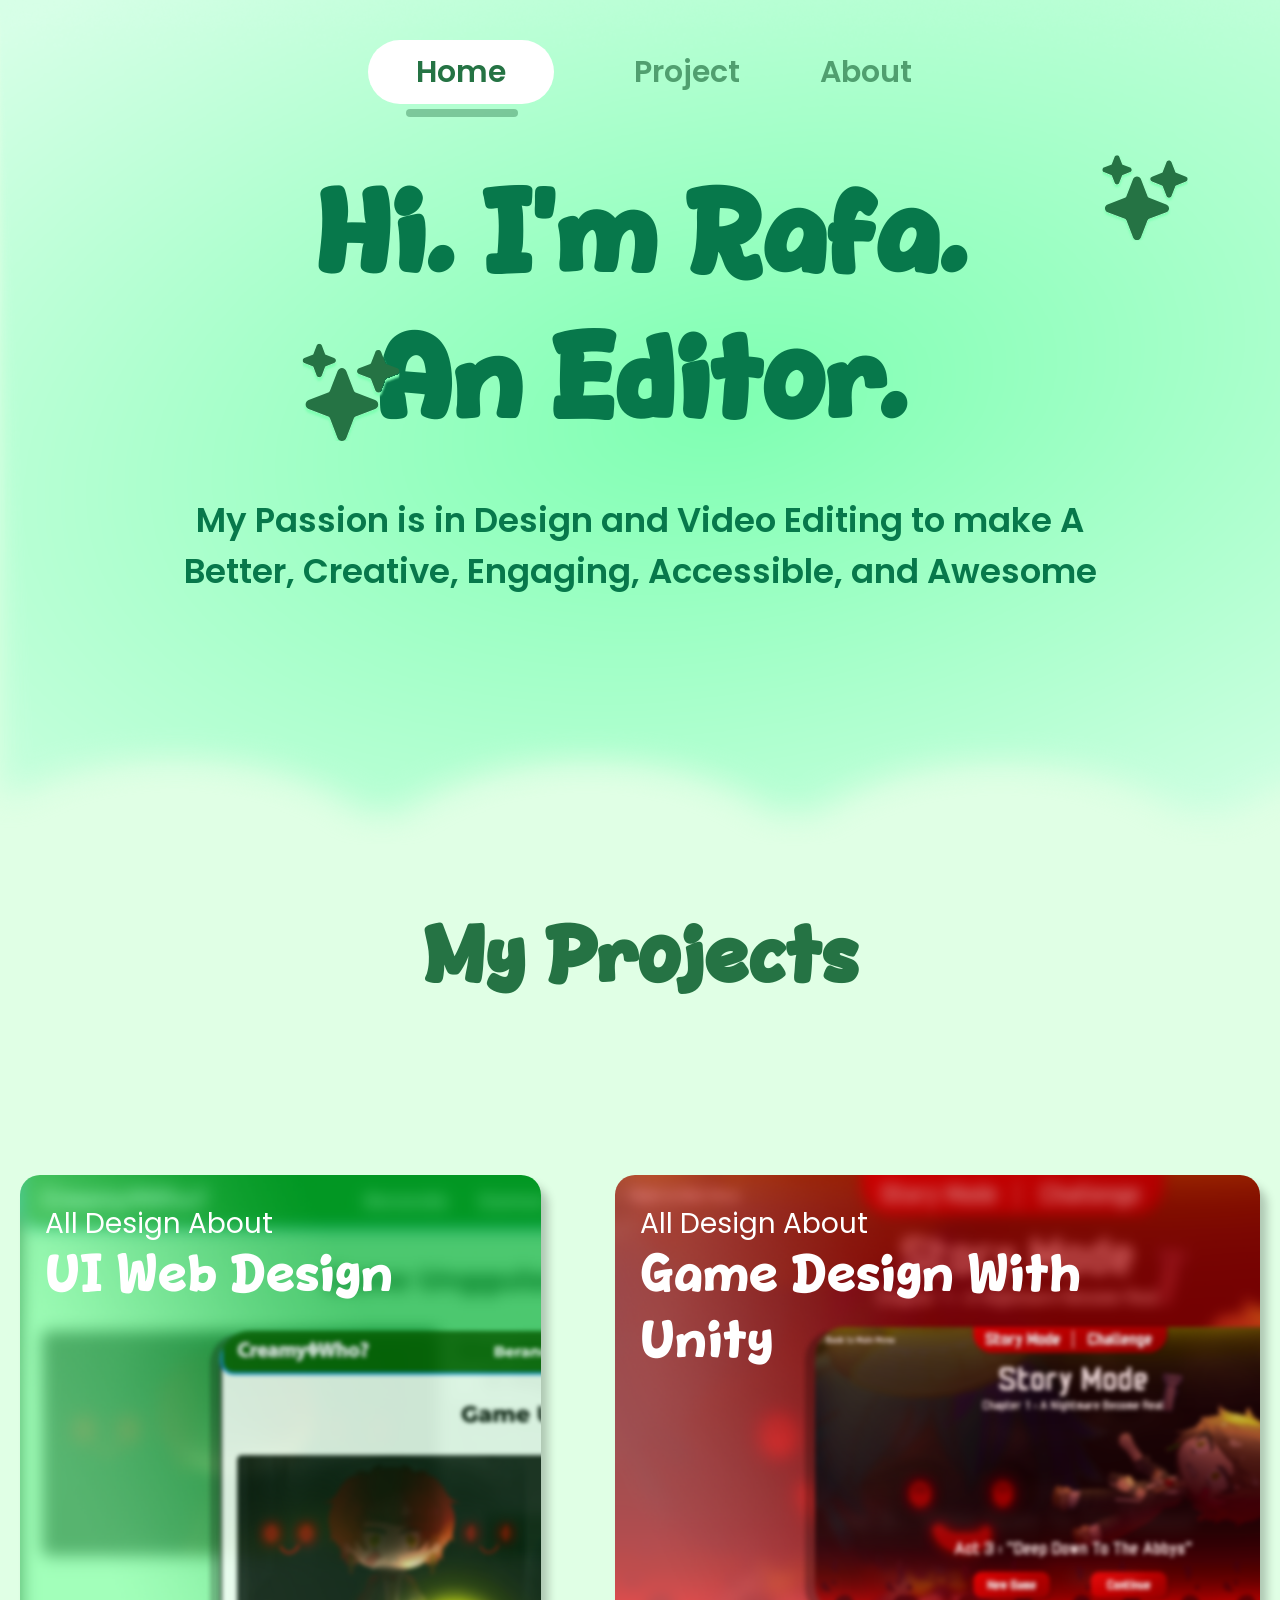
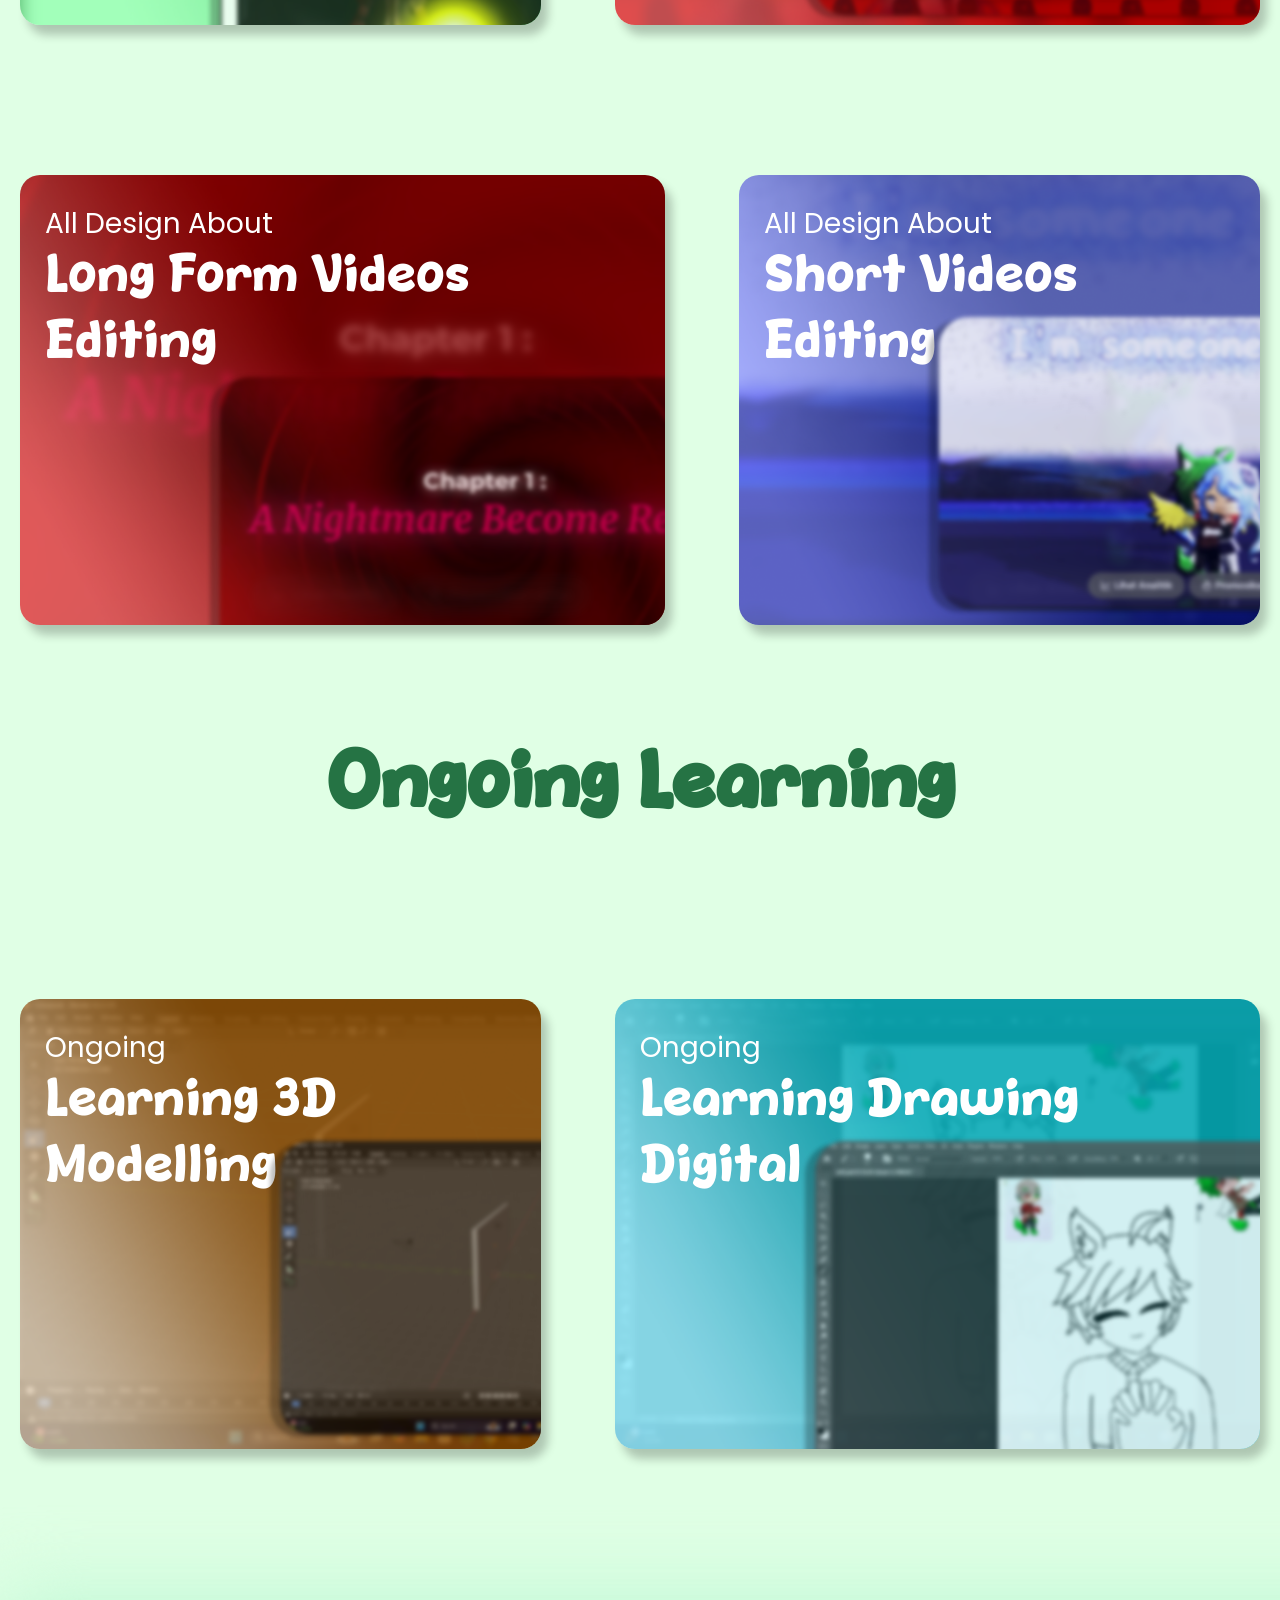
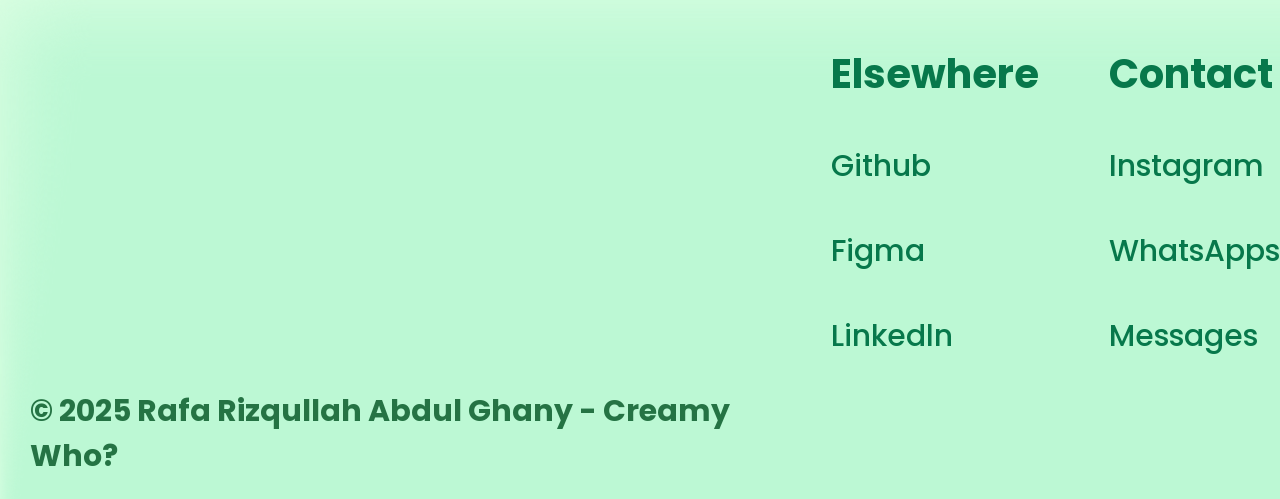
<file: Index.html>
<!DOCTYPE html>
<html lang="en">
<head>
    <meta charset="UTF-8">
    <meta name="viewport" content="width=device-width, initial-scale=1.0">
    <title>Home</title>
    <link rel="stylesheet" href="baju1.css">
</head>
<body>
    <header>
        
        <img src="icons.svg" alt="" id="bintang">
        <img src="icons.svg" alt="" id="bintang1">
    <div class="container">
        <div id="tampilan">
    <nav>
        <div id="home">
            <a href="Home.html">Home</a>
        </div>
        <div id="project">
            <a href="project.html">Project</a>
        </div>
        <div id="about">
            <a href="about.html">About</a>
        </div>
        </nav>
        <div id="welcome">
            <h1>Hi. I'm Rafa. <br>An Editor.</h1>
            <div id="welcomep">
                <p>My Passion is in Design and Video Editing to make A Better, Creative, Engaging, Accessible, and Awesome</p>
            </div>
        </div>
        </div>
    </div>
    </header>
    <section>
        <h1 id="header1">My Projects</h1>
        <div id="column1">
        <div id="container1">
            <div id="box1">
                <div id="line">
                    <p>All Design About</p>
                    <h3>UI Web Design</h3>
                </div>
                <img src="Screenshot 2025-09-22 084445.png" alt="">
            </div>
        </div>
        <div id="container2">
            <div id="box2">
                <div id="line2">
                    <p>All Design About</p>
                    <h3>Game Design With Unity</h3>
                </div>
                <img src="Screenshot 2025-09-22 085036.png" alt="">
            </div>
        </div>
        </div>
        <div id="column2">
            <div id="container3">
                <div id="box3">
                    <div id="line3">
                        <p>All Design About</p>
                        <h3>Long Form Videos Editing</h3>
                    </div>
                    <img src="Screenshot 2025-09-22 085800.png" alt="">
                </div>
            </div>
            <div id="container4">
                <div id="box4">
                    <div id="line4">
                        <p>All Design About</p>
                        <h3>Short Videos Editing</h3>
                    </div>
                    <img src="Screenshot 2025-09-22 085338.png" alt="">
                </div>
            </div>
        </div>
        <h1 id="header1">Ongoing Learning</h1>
        <div id="column3">
            <div id="container5">
                <div id="box5">
                    <div id="line5">
                        <p>Ongoing</p>
                        <h3>Learning 3D Modelling</h3>
                    </div>
                    <img src="Screenshot (193).png" alt="">
                </div>
            </div>
            <div id="container6">
                <div id="box6">
                    <div id="line6">
                        <p>Ongoing</p>
                        <h3>Learning Drawing Digital</h3>
                    </div>
                    <img src="Screenshot (39).png" alt="">
                </div>
            </div>
        </div>
    </section>
    <footer>
        <div id="foot">
            <h1>© 2025 Rafa Rizqullah Abdul Ghany - Creamy Who?</h1>
            <div id="nav2">
                <div id="elsewhere">
                    <h3>Elsewhere</h3>
                    <a href="https://github.com/CreamyOvO">Github</a>
                    <a href="#">Figma</a>
                    <a href="#">Linkedln</a>
                </div>
                <div id="contact">
                    <h3>Contact</h3>
                    <a href="https://www.instagram.com/creamy.who/">Instagram</a>
                    <a href="#">WhatsApps</a>
                    <a href="#">Messages</a>
                </div>
            </div>
        </div>
    </footer>
</body>
</html>
</file>
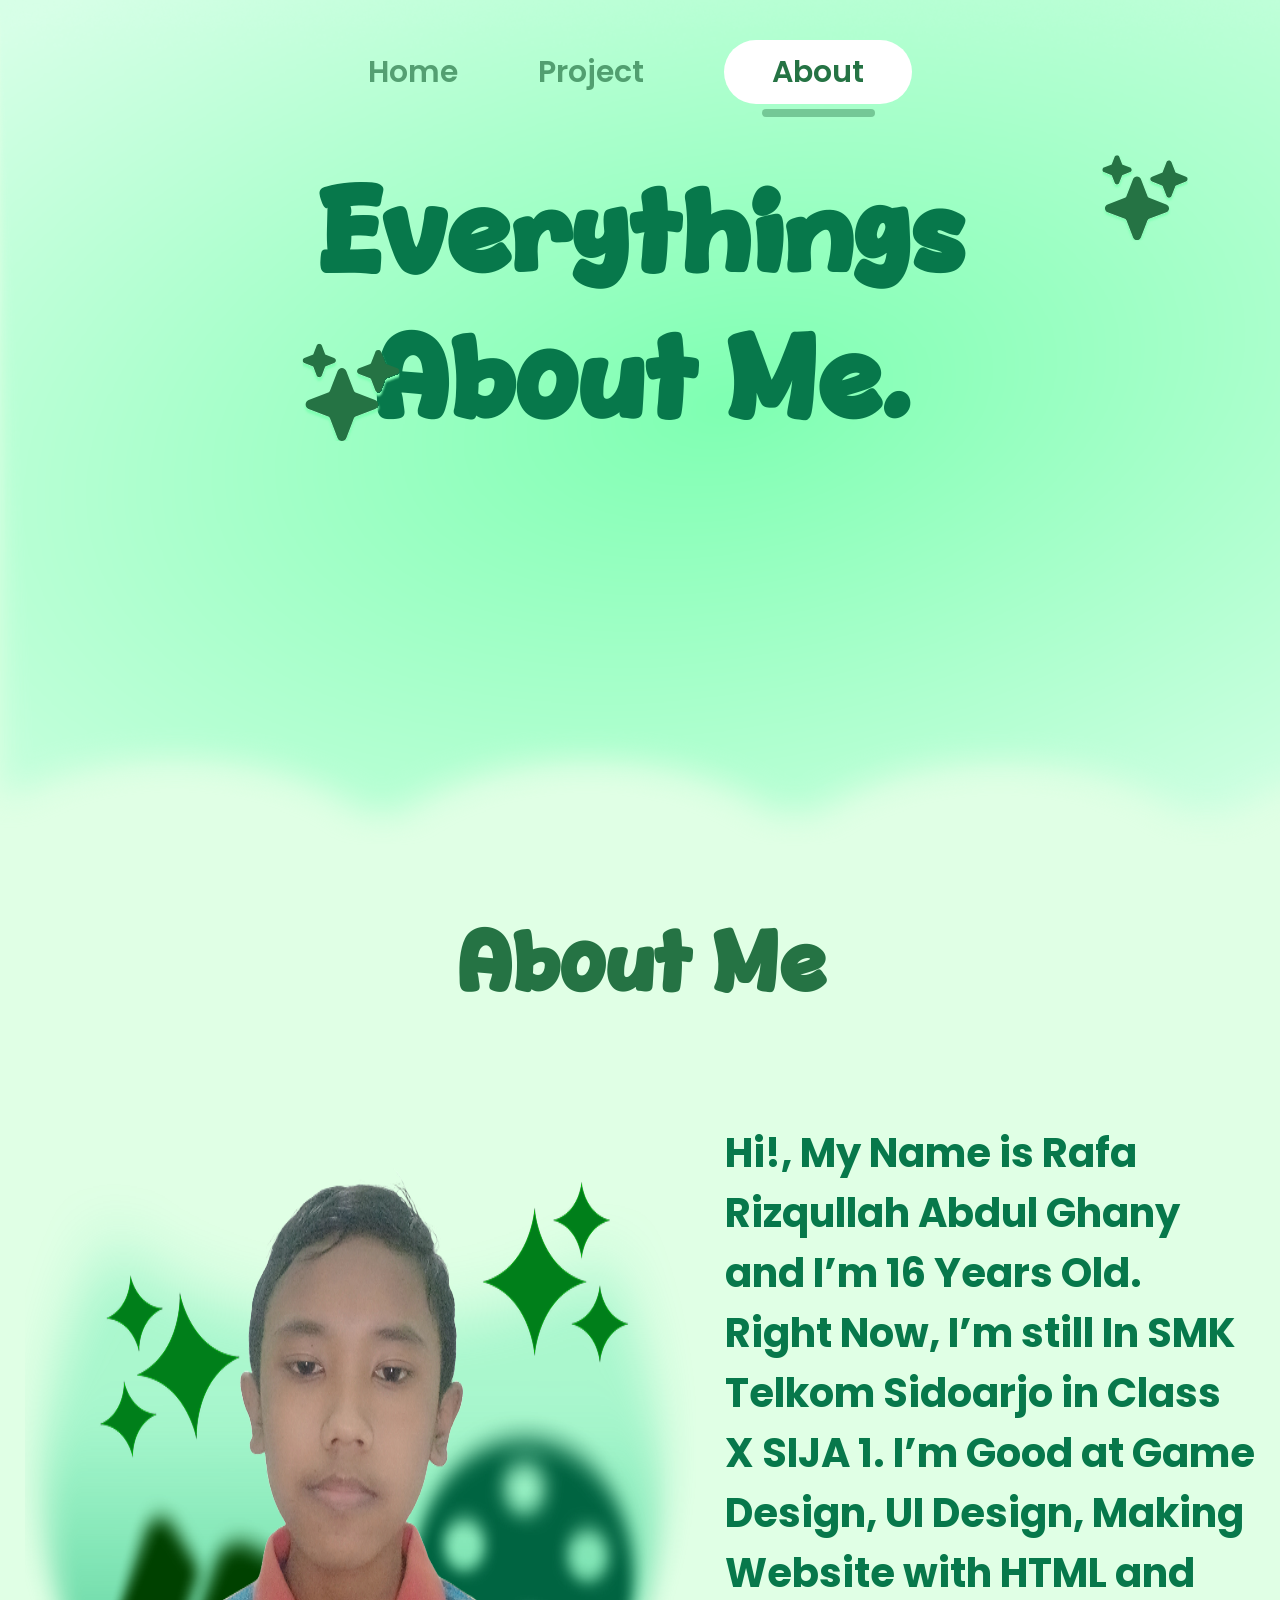
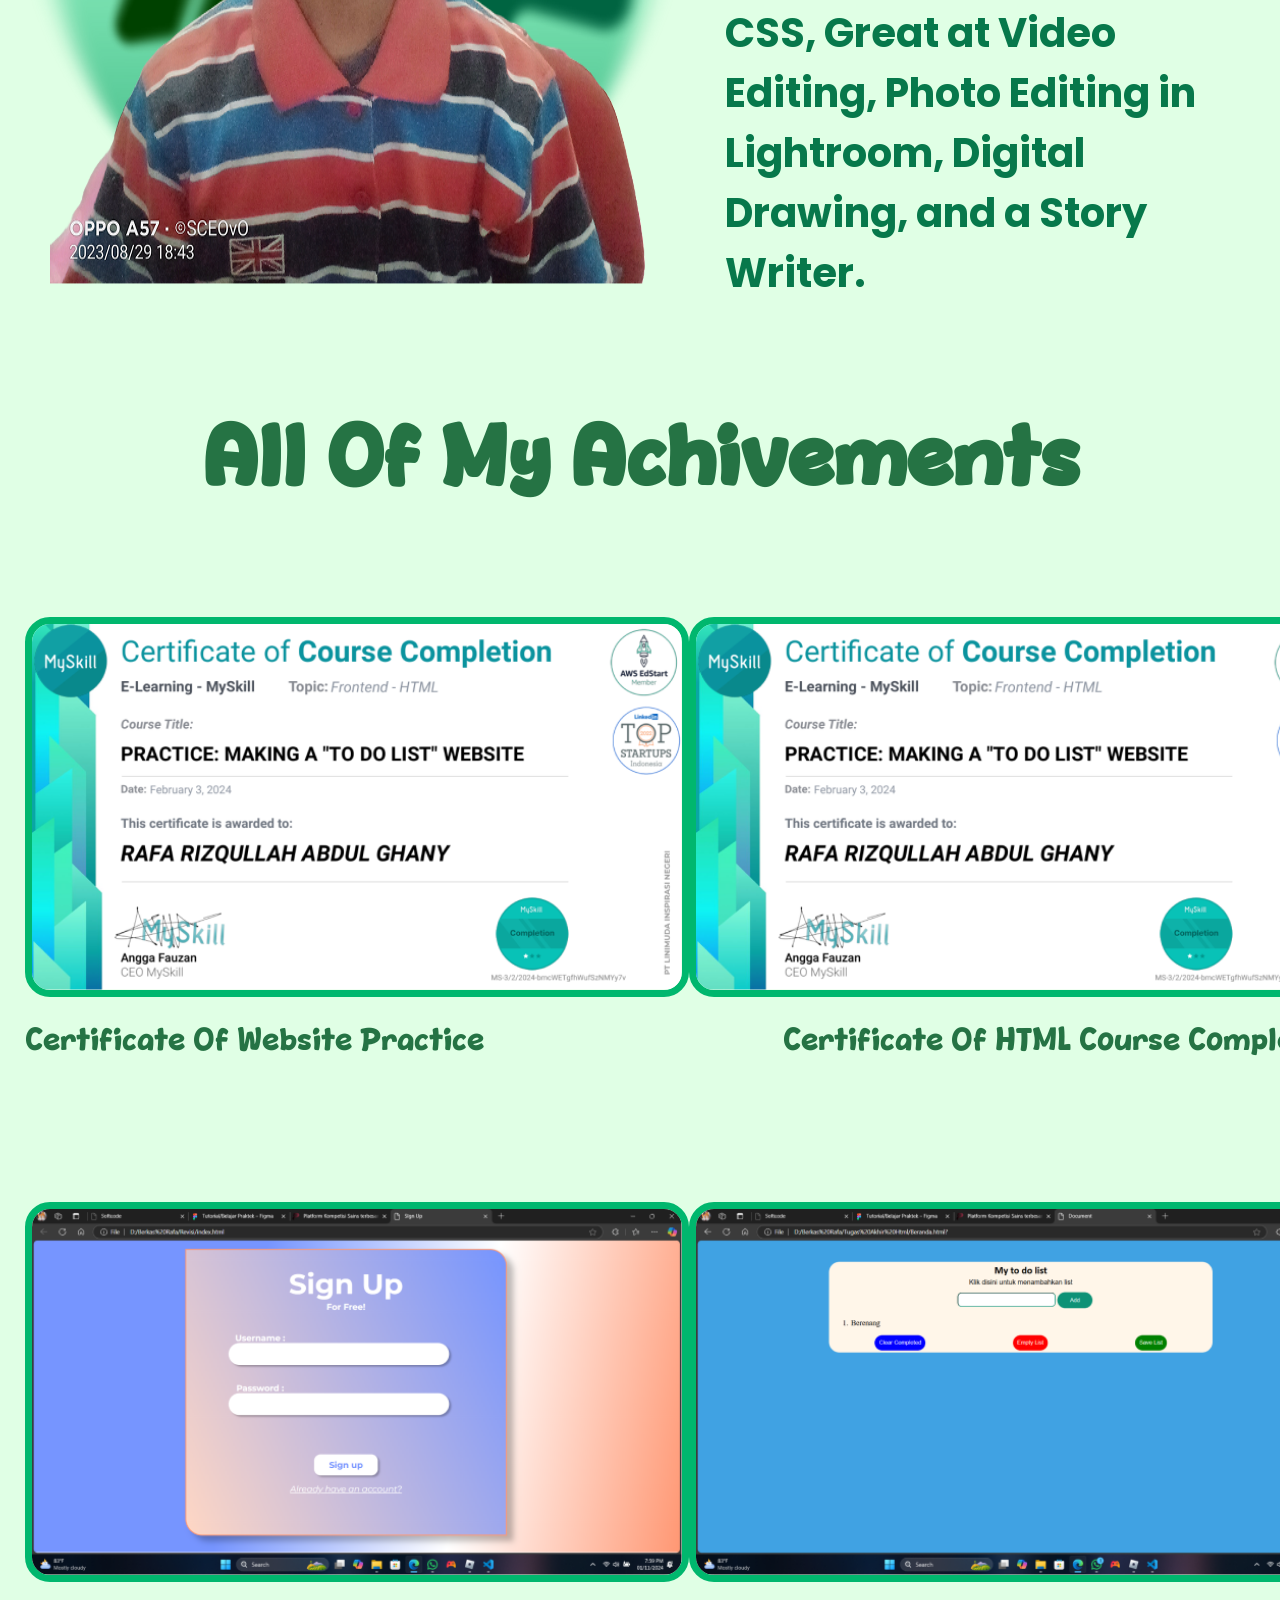
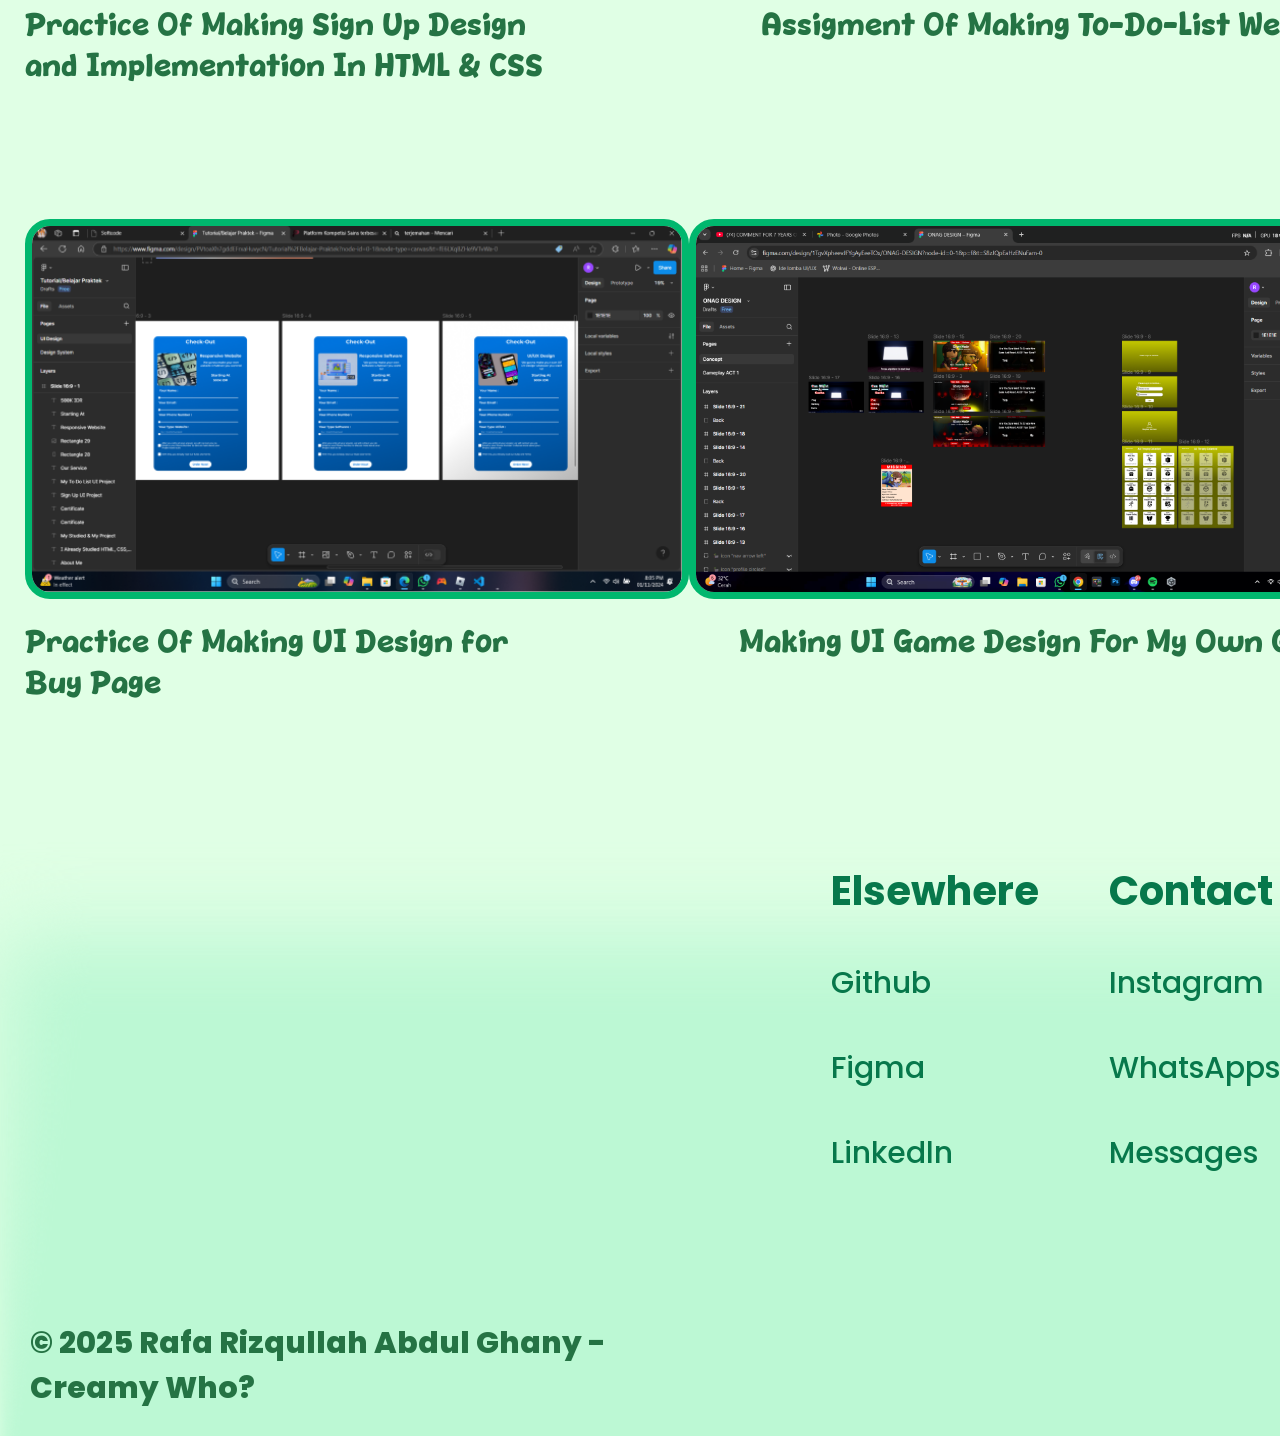
<file: about.html>
<!DOCTYPE html>
<html lang="en">
<head>
    <meta charset="UTF-8">
    <meta name="viewport" content="width=device-width, initial-scale=1.0">
    <title>About Me</title>
    <link rel="stylesheet" href="baju2.css">
</head>
<body>
    <header>
        <img src="icons.svg" alt="" id="bintang">
        <img src="icons.svg" alt="" id="bintang1">
    <div class="container">
        <div id="tampilan">
    <nav>
        <div id="home">
            <a href="index.html">Home</a>
        </div>
        <div id="project">
            <a href="project.html">Project</a>
        </div>
        <div id="about">
            <a href="#aboutme">About</a>
        </div>
        </nav>
        <div id="welcome">
            <h1>Everythings <br> About Me.</h1>
            </div>
        </div>
        </div>
    </div>
    </header>
    <section>
        <h1>About Me</h1>
        <img src="icons.svg" alt="" id="bintang3">
        <div id="aboutme">
            <img src="Group 15 (2).png" alt="">
            <p>Hi!, My Name is Rafa Rizqullah Abdul Ghany and I’m 16 Years Old. Right Now, I’m still In SMK Telkom Sidoarjo in Class X SIJA 1. I’m Good at Game Design, UI Design, Making Website with HTML and CSS, Great at Video Editing, Photo Editing in Lightroom, Digital Drawing, and a Story Writer.</p>
        </div>
        <h1 id="h1e">All Of My Achivements</h1>
        <div class="column1">
            <div class="box1">
                <img src="Cuplikan layar 2024-11-01 195936.png" alt="">
                <h3>Certificate Of Website Practice</h3>
            </div>
            <div class="box1">
                <img src="Cuplikan layar 2024-11-01 195936.png" alt="">
                <h4>Certificate Of HTML Course Completion</h4>
            </div>
        </div>
        <div class="column1">
            <div class="box1">
                <img src="Screenshot (1700).png" alt="">
                <h3>Practice Of Making Sign Up Design and Implementation In HTML & CSS</h3>
            </div>
            <div class="box1">
                <img src="Screenshot (1701).png" alt="">
                <h4>Assigment Of Making To-Do-List Website</h4>
            </div>
        </div>
        <div class="column1">
            <div class="box1">
                <img src="Screenshot (1702).png" alt="">
                <h3>Practice Of Making UI Design for Buy Page</h3>
            </div>
            <div class="box1">
                <img src="Screenshot (140).png" alt="">
                <h4>Making UI Game Design For My Own Game</h4>
            </div>
        </div>
    </section>
    <footer>
        <div id="foot">
            <h2>© 2025 Rafa Rizqullah Abdul Ghany - Creamy Who?</h2>
            <div id="nav2">
                <div id="elsewhere">
                    <h3>Elsewhere</h3>
                    <a href="https://github.com/CreamyOvO">Github</a>
                    <a href="#">Figma</a>
                    <a href="#">Linkedln</a>
                </div>
                <div id="contact">
                    <h3>Contact</h3>
                    <a href="https://www.instagram.com/creamy.who/">Instagram</a>
                    <a href="#">WhatsApps</a>
                    <a href="#">Messages</a>
                </div>
            </div>
        </div>
    </footer>
</body>
</html>
</file>
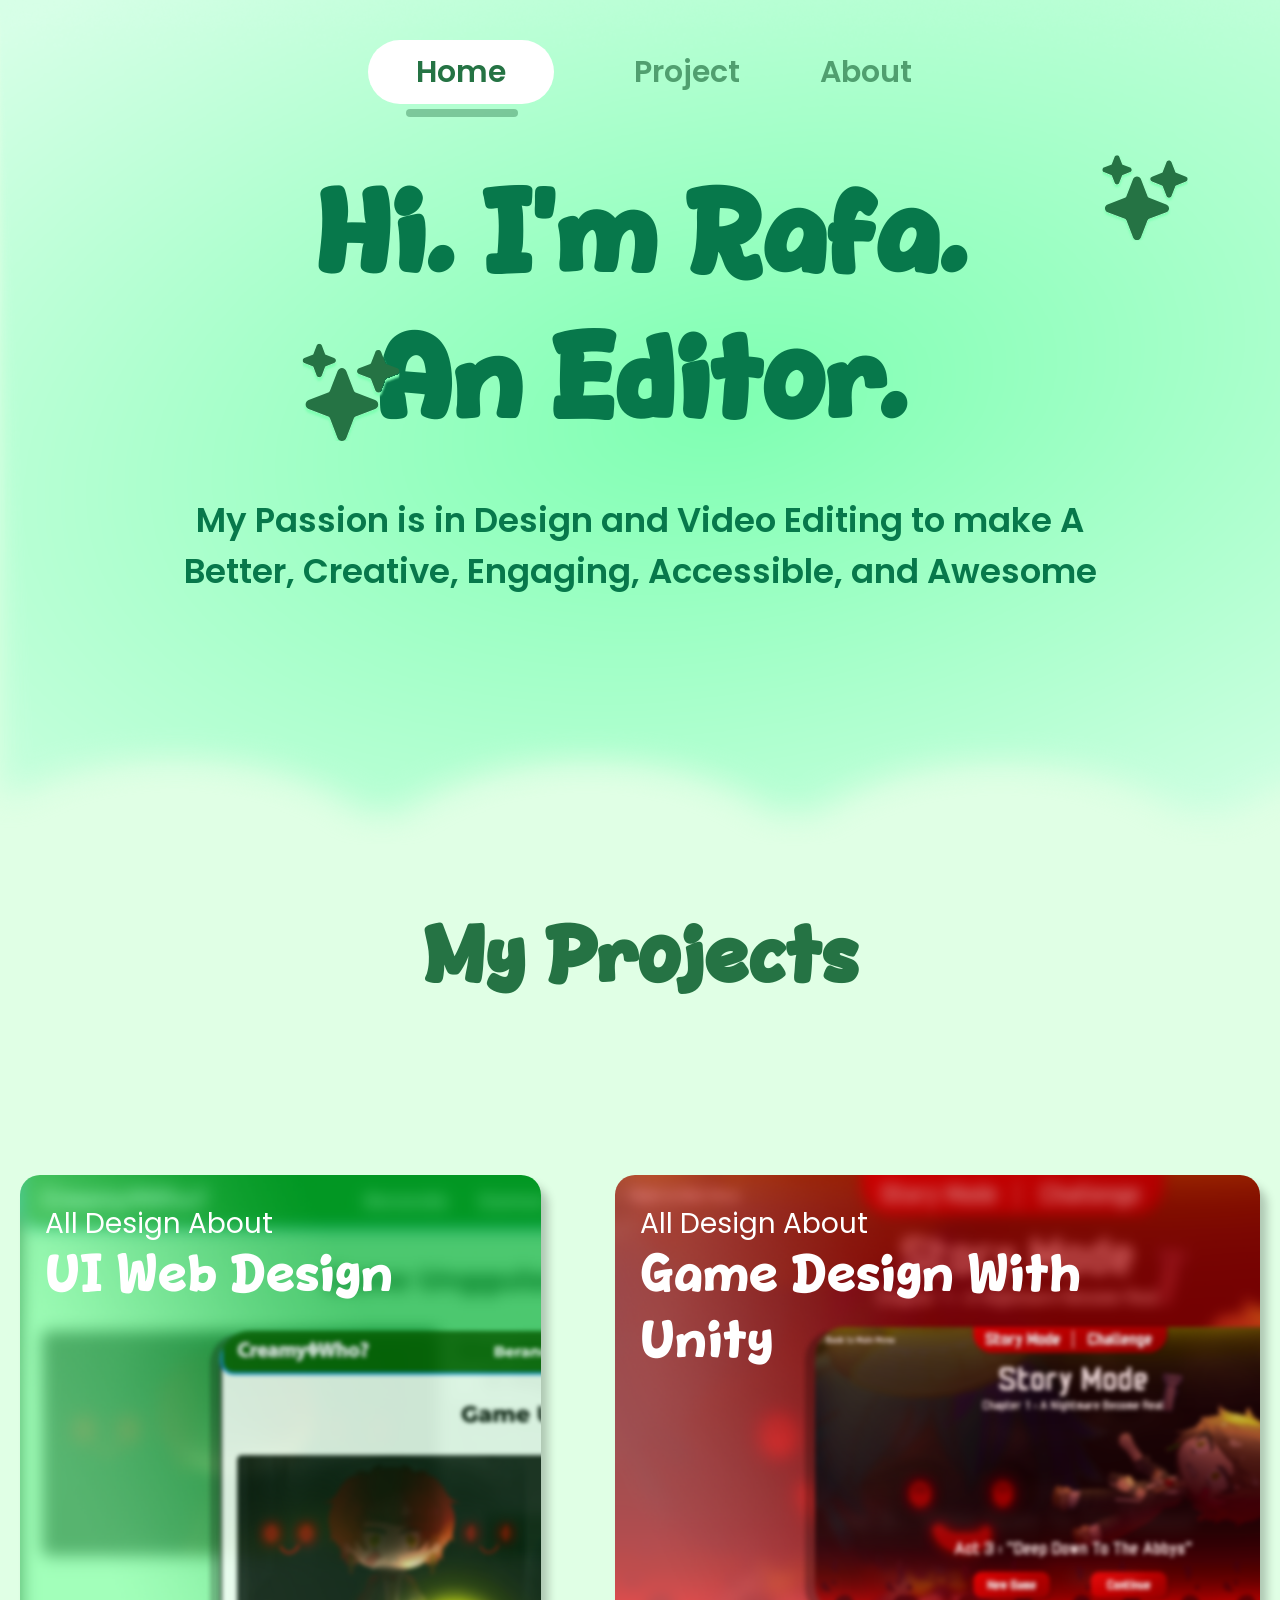
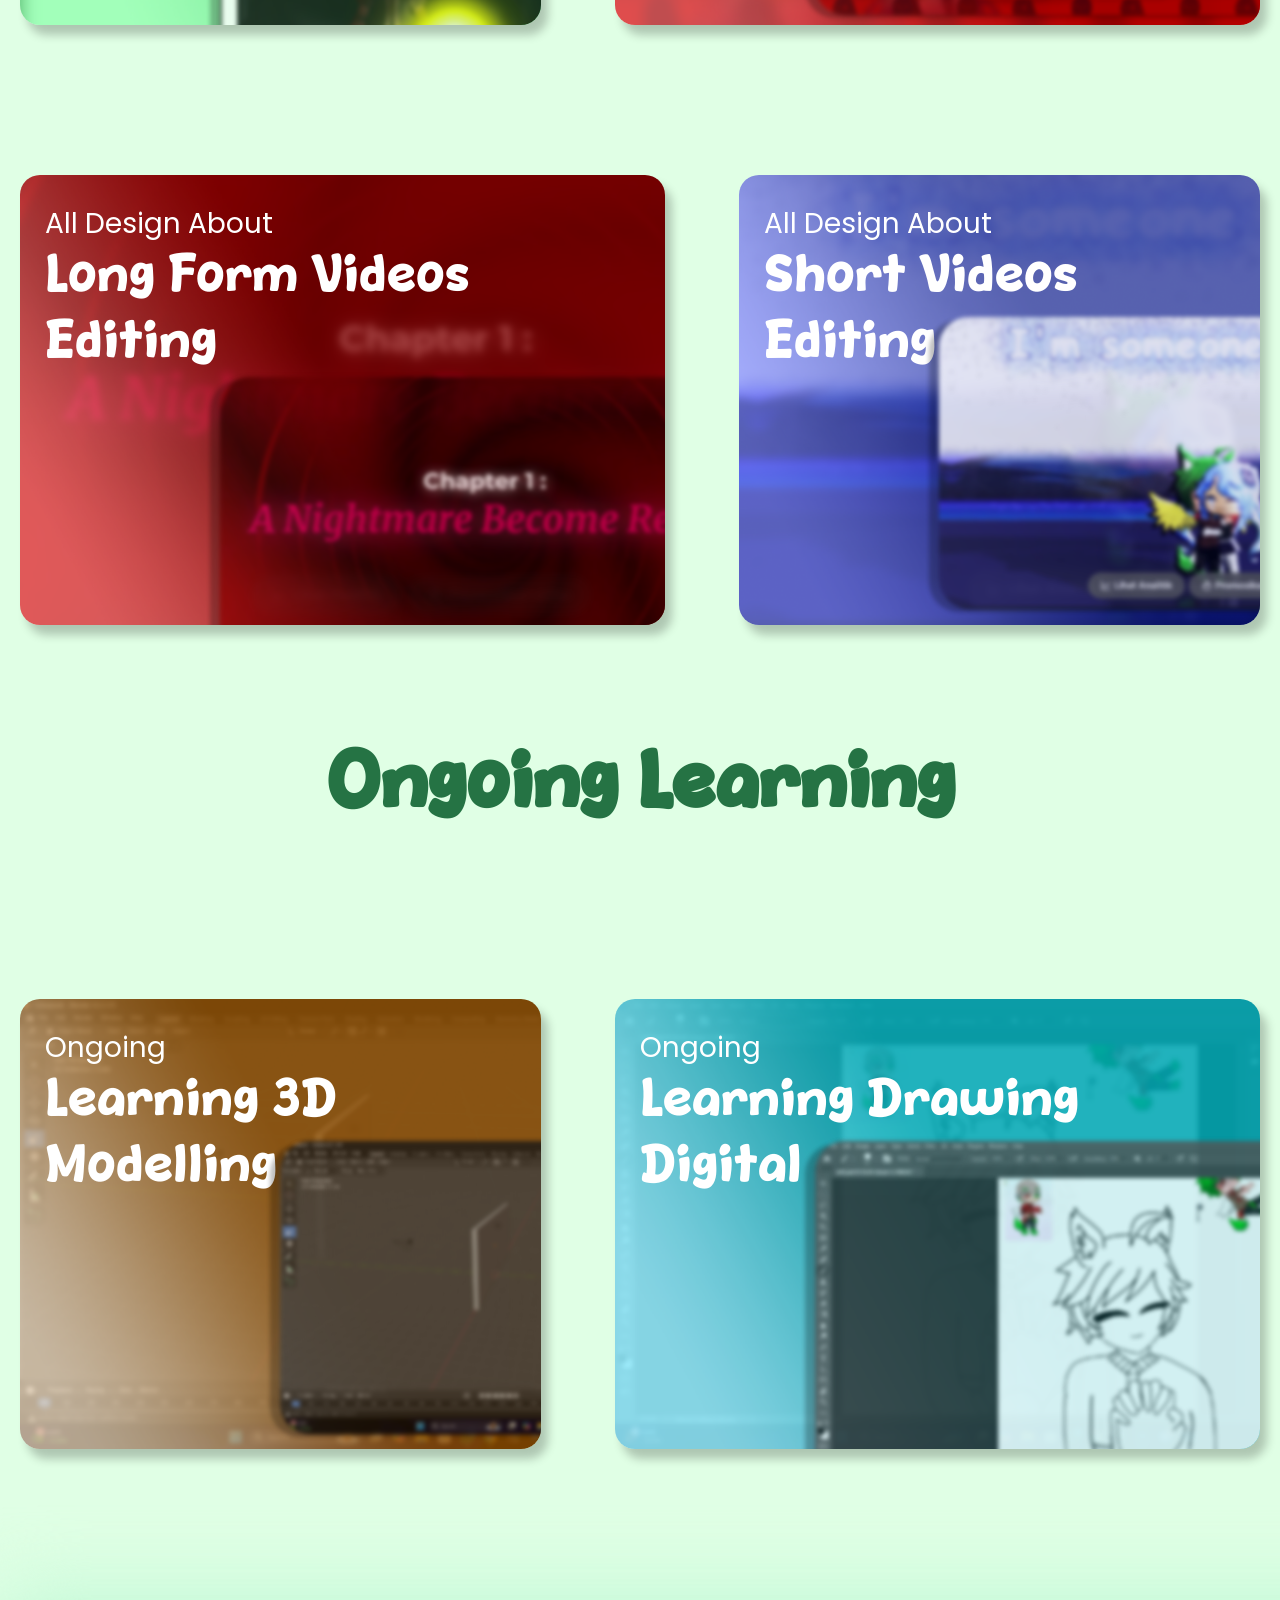
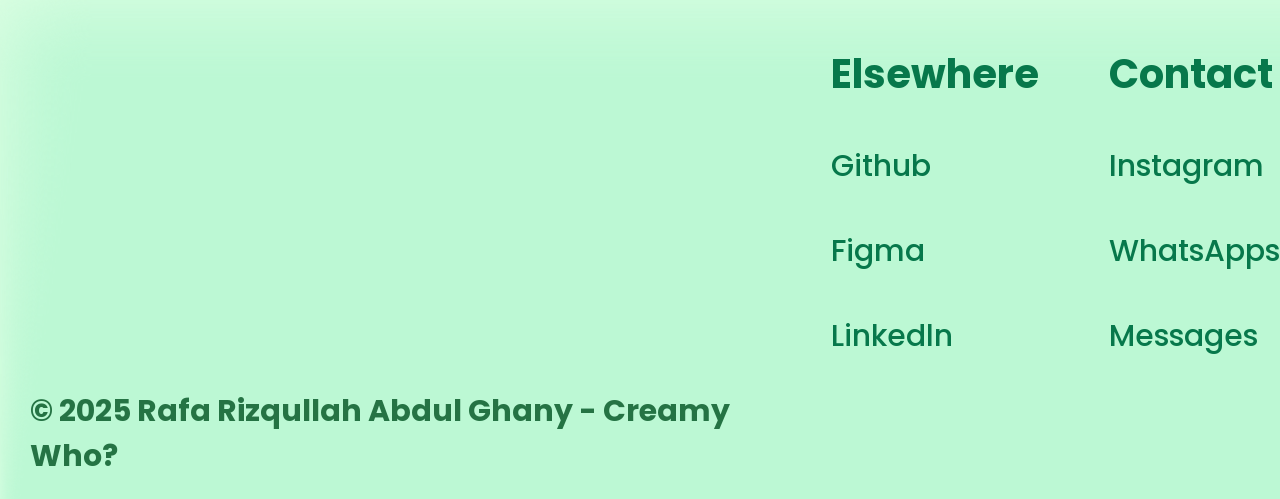
<file: Home.html>
<!DOCTYPE html>
<html lang="en">
<head>
    <meta charset="UTF-8">
    <meta name="viewport" content="width=device-width, initial-scale=1.0">
    <title>Home</title>
    <link rel="stylesheet" href="baju1.css">
</head>
<body>
    <header>
        
        <img src="icons.svg" alt="" id="bintang">
        <img src="icons.svg" alt="" id="bintang1">
    <div class="container">
        <div id="tampilan">
    <nav>
        <div id="home">
            <a href="Home.html">Home</a>
        </div>
        <div id="project">
            <a href="project.html">Project</a>
        </div>
        <div id="about">
            <a href="about.html">About</a>
        </div>
        </nav>
        <div id="welcome">
            <h1>Hi. I'm Rafa. <br>An Editor.</h1>
            <div id="welcomep">
                <p>My Passion is in Design and Video Editing to make A Better, Creative, Engaging, Accessible, and Awesome</p>
            </div>
        </div>
        </div>
    </div>
    </header>
    <section>
        <h1 id="header1">My Projects</h1>
        <div id="column1">
        <div id="container1">
            <div id="box1">
                <div id="line">
                    <p>All Design About</p>
                    <h3>UI Web Design</h3>
                </div>
                <img src="Screenshot 2025-09-22 084445.png" alt="">
            </div>
        </div>
        <div id="container2">
            <div id="box2">
                <div id="line2">
                    <p>All Design About</p>
                    <h3>Game Design With Unity</h3>
                </div>
                <img src="Screenshot 2025-09-22 085036.png" alt="">
            </div>
        </div>
        </div>
        <div id="column2">
            <div id="container3">
                <div id="box3">
                    <div id="line3">
                        <p>All Design About</p>
                        <h3>Long Form Videos Editing</h3>
                    </div>
                    <img src="Screenshot 2025-09-22 085800.png" alt="">
                </div>
            </div>
            <div id="container4">
                <div id="box4">
                    <div id="line4">
                        <p>All Design About</p>
                        <h3>Short Videos Editing</h3>
                    </div>
                    <img src="Screenshot 2025-09-22 085338.png" alt="">
                </div>
            </div>
        </div>
        <h1 id="header1">Ongoing Learning</h1>
        <div id="column3">
            <div id="container5">
                <div id="box5">
                    <div id="line5">
                        <p>Ongoing</p>
                        <h3>Learning 3D Modelling</h3>
                    </div>
                    <img src="Screenshot (193).png" alt="">
                </div>
            </div>
            <div id="container6">
                <div id="box6">
                    <div id="line6">
                        <p>Ongoing</p>
                        <h3>Learning Drawing Digital</h3>
                    </div>
                    <img src="Screenshot (39).png" alt="">
                </div>
            </div>
        </div>
    </section>
    <footer>
        <div id="foot">
            <h1>© 2025 Rafa Rizqullah Abdul Ghany - Creamy Who?</h1>
            <div id="nav2">
                <div id="elsewhere">
                    <h3>Elsewhere</h3>
                    <a href="https://github.com/CreamyOvO">Github</a>
                    <a href="#">Figma</a>
                    <a href="#">Linkedln</a>
                </div>
                <div id="contact">
                    <h3>Contact</h3>
                    <a href="https://www.instagram.com/creamy.who/">Instagram</a>
                    <a href="#">WhatsApps</a>
                    <a href="#">Messages</a>
                </div>
            </div>
        </div>
    </footer>
</body>
</html>
</file>
<file: baju1.css>
@import url('https://fonts.googleapis.com/css2?family=Poppins:ital,wght@0,100;0,200;0,300;0,400;0,500;0,600;0,700;0,800;0,900;1,100;1,200;1,300;1,400;1,500;1,600;1,700;1,800;1,900&display=swap');
@font-face {
    font-family: 'rencana';
    src: url(AssetNegara/Rencana.ttf);
}

body {
    margin: 0;
    font-family: Poppins;
    background-color: #E0FFE5;
}

header {
    padding-top: 50px;
    width: 100%;
    height: 800px;
    background-image: url("Subtract.png");
    background-size: cover;
    background-repeat: no-repeat;
}

nav {
    display: flex;
    flex-direction: row;
    gap: 80px;
    justify-content: center;
}

nav a {
    font-weight: 550;
    font-size: 30px;
    text-decoration: none;
    color: #257344;
    position: relative;
}

#home a {
    background-color: white;
    padding: 11px 48px;
    border-radius: 60px;
}

#project a {
    color: #257344ae;
}

#about a {
    color: #257344ae;
}

#home a::before{
    content: '';
    position: absolute;
    bottom: -13px;
    left: 0;
    margin-left: 38px;
    width: 60%;
    height: 8px;
    background-color: #25734463;
    border-radius: 30px;
}

#welcome {
    display: flex;
    flex-direction: column;
    justify-content: center;
}

#welcome h1 {
    font-family: 'rencana';
    color: #07784B;
    text-align: center;
    font-size: 110px;
    margin-bottom: 0;
}

#welcomep {
    display: flex;
    flex-direction: column;
    justify-content: center;
    align-items: center;
    color: #07784B;
    font-weight: 600;
    font-size: 34px;
    text-align: center;
    max-width: 75%;
    margin: 0 auto;
}

header img {
    position: absolute;
    width: 100%;
    height: 800px;
}

#bintang {
    width: 8%;
    left: 300px;
    top: -5px;
}

#bintang1 {
    width: 7%;
    left: 1100px;
    top: -200px;
}

section {
    padding: 0 20px;
}

section h1 {
    text-align: center;
    font-family: 'rencana';
    color: #257344;
    font-size: 75px;
}

#container1 {
    margin-top: 100px;
    background-image: url("Screenshot\ 2025-09-22\ 084445d.png");
    background-size: cover;
    border-radius: 20px;
    max-width: 42%;
    max-height: 450px;
    overflow: hidden;
    margin-bottom: 50px;
    box-shadow: rgba(0, 0, 0, 0.225) 7px 10px 10px;
}

#container2 {
    margin-top: 100px;
    background-image: url("Screenshot\ 2025-09-22\ 085036d.png");
    background-size: cover;
    border-radius: 20px;
    max-width: 52%;
    max-height: 450px;
    overflow: hidden;
    margin-bottom: 50px;
    box-shadow: rgba(0, 0, 0, 0.225) 7px 10px 10px;
}

#container3 {
    margin-top: 100px;
    background-image: url("Screenshot\ 2025-09-22\ 085800d.png");
    background-size: cover;
    border-radius: 20px;
    max-width: 52%;
    max-height: 450px;
    overflow: hidden;
    margin-bottom: 50px;
    box-shadow: rgba(0, 0, 0, 0.225) 7px 10px 10px;
}

#container4 {
    margin-top: 100px;
    background-image: url("Screenshot\ 2025-09-22\ 085338d.png");
    background-size: cover;
    border-radius: 20px;
    max-width: 42%;
    max-height: 450px;
    overflow: hidden;
    margin-bottom: 50px;
    box-shadow: rgba(0, 0, 0, 0.225) 7px 10px 10px;
}

#container5 {
    margin-top: 100px;
    background-image: url("Screenshot\ \(193\)d.png");
    background-size: cover;
    border-radius: 20px;
    max-width: 42%;
    max-height: 450px;
    overflow: hidden;
    margin-bottom: 50px;
    box-shadow: rgba(0, 0, 0, 0.225) 7px 10px 10px;
}

#container6 {
    margin-top: 100px;
    background-image: url("Screenshot\ \(39\)d.png");
    background-size: cover;
    border-radius: 20px;
    max-width: 52%;
    max-height: 450px;
    overflow: hidden;
    margin-bottom: 50px;
    box-shadow: rgba(0, 0, 0, 0.225) 7px 10px 10px;
}

#box1 img {
    margin-left: 200px;
    margin-top: -30px;
    border-radius: 30px;
    opacity: 0.8;
    filter: blur(2px);
    box-shadow: rgba(0, 0, 0, 0.31) -10px 3px;
}

#box2 img {
    margin-left: 200px;
    margin-top: -100px;
    border-radius: 30px;
    opacity: 0.8;
    filter: blur(2px);
    box-shadow: rgba(0, 0, 0, 0.31) -10px 3px;
    width: 80%;
}

#box3 img {
    margin-left: 200px;
    margin-top: -50px;
    border-radius: 30px;
    opacity: 0.8;
    filter: blur(2px);
    box-shadow: rgba(0, 0, 0, 0.31) -10px 3px;
    width: 80%;
}

#box4 img {
    margin-left: 200px;
    margin-top: -110px;
    border-radius: 30px;
    opacity: 0.8;
    filter: blur(2px);
    box-shadow: rgba(0, 0, 0, 0.31) -10px 3px;
    width: 100%;
}

#box5 img {
    margin-left: 260px;
    margin-top: -110px;
    border-radius: 30px;
    opacity: 0.8;
    filter: blur(2px);
    box-shadow: rgba(0, 0, 0, 0.31) -10px 3px;
    width: 100%;
}

#box6 img {
    margin-left: 200px;
    margin-top: -110px;
    border-radius: 30px;
    opacity: 0.8;
    filter: blur(2px);
    box-shadow: rgba(0, 0, 0, 0.31) -10px 3px;
    width: 100%;
}

#line {
    margin-left: 25px;
}

#line2 {
    margin-left: 25px;
}

#line3 {
    margin-left: 25px;
}

#line4 {
    margin-left: 25px;
}

#line5 {
    margin-left: 25px;
}

#line6 {
    margin-left: 25px;
}

#line p {
    color: white;
    margin-bottom: 0;
    font-size: 28px;
}

#line2 p {
    color: white;
    margin-bottom: 0;
    font-size: 28px;
}

#line3 p {
    color: white;
    margin-bottom: 0;
    font-size: 28px;
}

#line4 p {
    color: white;
    margin-bottom: 0;
    font-size: 28px;
}

#line5 p {
    color: white;
    margin-bottom: 0;
    font-size: 28px;
}

#line6 p {
    color: white;
    margin-bottom: 0;
    font-size: 28px;
}

#line h3 {
    margin-top: 0;
    font-family: 'rencana';
    font-weight: 300;
    color: white;
    font-size: 50px;
}

#line2 h3 {
    margin-top: 0;
    font-family: 'rencana';
    font-weight: 300;
    color: white;
    font-size: 50px;
    max-width: 75%;
}

#line3 h3 {
    margin-top: 0;
    font-family: 'rencana';
    font-weight: 300;
    color: white;
    font-size: 50px;
    max-width: 75%;
}

#line4 h3 {
    margin-top: 0;
    font-family: 'rencana';
    font-weight: 300;
    color: white;
    font-size: 50px;
    max-width: 75%;
}

#line5 h3 {
    margin-top: 0;
    font-family: 'rencana';
    font-weight: 300;
    color: white;
    font-size: 50px;
    max-width: 75%;
    z-index: 1000;
}

#line6 h3 {
    margin-top: 0;
    font-family: 'rencana';
    font-weight: 300;
    color: white;
    font-size: 50px;
    max-width: 75%;
}

#column1 {
    display: flex;
    flex-direction: row;
    justify-content: space-between;
}

#column2 {
    display: flex;
    flex-direction: row;
    justify-content: space-between;
}

#column3 {
    display: flex;
    flex-direction: row;
    justify-content: space-between;
}

footer {
    display: flex;
    flex-direction: row;
    justify-content: space-between;
    align-items: flex-end;
    margin: 0;
    background-image: url("Rectangle\ 7\ \(1\).png");
    width: cover;
    background-repeat: no-repeat;
    width: 100%;
    height: 600px;
}

#foot {
    display: flex;
    flex-direction: row;
    justify-content: space-between;
    gap: 100px;
}

#foot h1 {
    color: #257344;
    display: flex;
    align-items: flex-end;
    font-size: 30px;
    margin-left: 30px;
}

#foot a {
    text-decoration: none;
    color: #07784B;
    font-weight: 500;
    font-size: 30px;
    margin-bottom: 40px;
}

#foot h3 {
    color: #07784B;
    font-weight: 700;
    font-size: 40px;
}

#elsewhere {
    display: flex;
    flex-direction: column;
}

#contact {
    display: flex;
    flex-direction: column;
}

#nav2 {
    margin-bottom: 100px;
    display: flex;
    flex-direction: row;
    justify-content: space-between;
    gap: 70px;
}
</file>
<file: baju2.css>
@import url('https://fonts.googleapis.com/css2?family=Poppins:ital,wght@0,100;0,200;0,300;0,400;0,500;0,600;0,700;0,800;0,900;1,100;1,200;1,300;1,400;1,500;1,600;1,700;1,800;1,900&display=swap');
@font-face {
    font-family: 'rencana';
    src: url(AssetNegara/Rencana.ttf);
}

body {
    margin: 0;
    font-family: Poppins;
    background-color: #E0FFE5;
}

header {
    padding-top: 50px;
    width: 100%;
    height: 800px;
    background-image: url("Subtract.png");
    background-size: cover;
    background-repeat: no-repeat;
}

nav {
    display: flex;
    flex-direction: row;
    gap: 80px;
    justify-content: center;
}

nav a {
    font-weight: 550;
    font-size: 30px;
    text-decoration: none;
    color: #257344;
    position: relative;
}

#home a {
    color: #257344ae;
}

#project a {
    color: #257344ae;
}

#about a {
    background-color: white;
    padding: 11px 48px;
    border-radius: 60px;
}

#about a::before{
    content: '';
    position: absolute;
    bottom: -13px;
    left: 0;
    margin-left: 38px;
    width: 60%;
    height: 8px;
    background-color: #25734463;
    border-radius: 30px;
}

#welcome {
    display: flex;
    flex-direction: column;
    justify-content: center;
}

#welcome h1 {
    font-family: 'rencana';
    color: #07784B;
    text-align: center;
    font-size: 110px;
    margin-bottom: 0;
}

#welcomep {
    display: flex;
    flex-direction: column;
    justify-content: center;
    align-items: center;
    color: #07784B;
    font-weight: 600;
    font-size: 34px;
    text-align: center;
    max-width: 75%;
    margin: 0 auto;
}

header img {
    position: absolute;
    width: 100%;
    height: 800px;
}

#bintang {
    width: 8%;
    left: 300px;
    top: -5px;
}

#bintang1 {
    width: 7%;
    left: 1100px;
    top: -200px;
}

h1 {
    color: #257344;
    font-family: 'rencana';
    text-align: center;
    font-size: 80px;
    margin-bottom: -150px;
}

section {
    padding: 0 25px;
}

#aboutme img {
    margin: 0;
}

#aboutme p {
    color: #07784B;
    font-weight: 650;
    font-size: 40px;
    margin-top: 250px;
}

#aboutme {
    display: flex;
    flex-direction: row;
    justify-content: space-between;
}

#bintang3 {
    position: absolute;
    top: 1600px;
    left: 1390px;
    width: 7%;
    left: 1000;
    rotate: 45deg;
    filter: blur(2px);
}

.column1 {
    display: flex;
    flex-direction: row;
    justify-content: space-between;
    margin-bottom: 100px;
}

#h1e {
    margin-bottom: 100px;
}

.box1 img {
    width: 650px;
    border: solid 7px #00b76e;
    border-radius: 25px;
}

.box1 h3 {
    margin-top: 25px;
    color: #257344;
    font-family: 'rencana';
    font-size: 30px;
    font-weight: 100;
    text-align: left;
    max-width: 80%;
}

.box1 h4 {
    margin-top: 25px;
    color: #257344;
    font-family: 'rencana';
    font-size: 30px;
    font-weight: 100;
    text-align: right;
}

.box1 {
    display: flex;
    flex-direction: column;
}

footer {
    display: flex;
    flex-direction: row;
    justify-content: space-between;
    align-items: flex-end;
    margin: 0;
    background-image: url("Rectangle\ 7\ \(1\).png");
    width: cover;
    background-repeat: no-repeat;
    width: 100%;
    height: 600px;
}

#foot {
    display: flex;
    flex-direction: row;
    justify-content: space-between;
    gap: 100px;
}

#foot h2 {
    margin-top: 500px;
    color: #257344;
    display: flex; 
    justify-content: flex-end;
    font-size: 30px;
    margin-left: 30px;
    font-weight: 750;
}

#foot a {
    text-decoration: none;
    color: #07784B;
    font-weight: 500;
    font-size: 30px;
    margin-bottom: 40px;
}

#foot h3 {
    color: #07784B;
    font-weight: 700;
    font-size: 40px;
}

#elsewhere {
    display: flex;
    flex-direction: column;
}

#contact {
    display: flex;
    flex-direction: column;
}

#nav2 {
    margin-bottom: 100px;
    display: flex;
    flex-direction: row;
    justify-content: space-between;
    gap: 70px;
}
</file>
